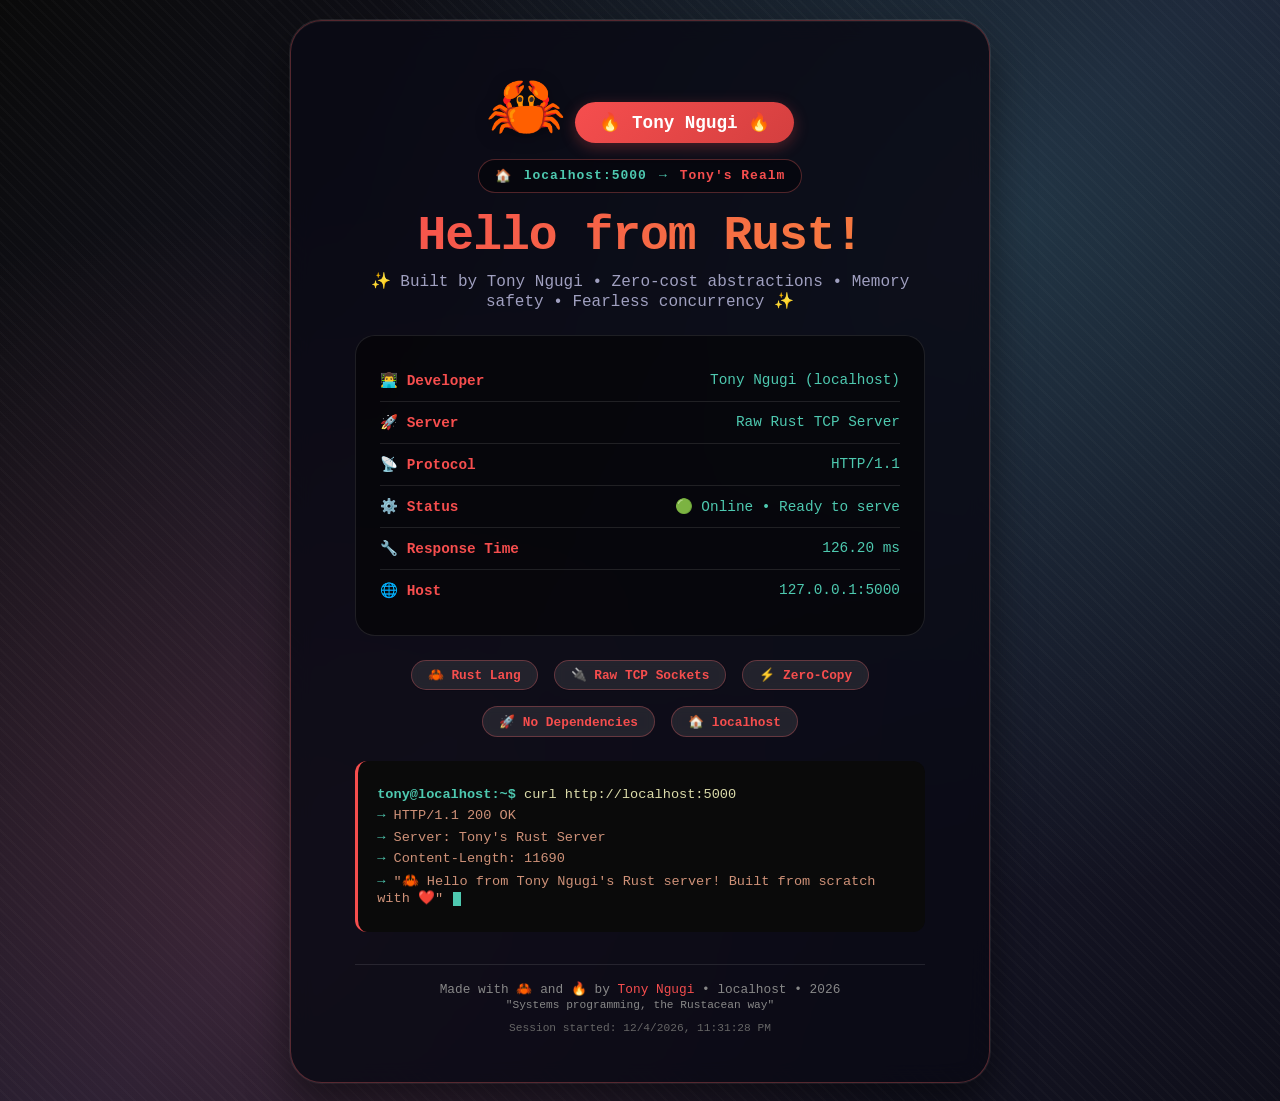
<file: response.html>
<!DOCTYPE html>
<html lang="en">
  <head>
    <meta charset="utf-8">
    <meta name="viewport" content="width=device-width, initial-scale=1.0">
    <title>🦀 localhost | Tony Ngugi's Rust Server</title>
    <style>
      * {
        margin: 0;
        padding: 0;
        box-sizing: border-box;
      }

      body {
        min-height: 100vh;
        background: linear-gradient(135deg, #0a0a0a 0%, #1a1a2e 50%, #0f0f1a 100%);
        font-family: 'Segoe UI', 'Fira Code', 'Cascadia Code', monospace;
        display: flex;
        justify-content: center;
        align-items: center;
        position: relative;
        overflow-x: hidden;
      }

      /* Animated background particles */
      body::before {
        content: '';
        position: absolute;
        width: 100%;
        height: 100%;
        background-image: 
          radial-gradient(circle at 20% 80%, rgba(255, 107, 107, 0.15) 0%, transparent 50%),
          radial-gradient(circle at 80% 20%, rgba(78, 205, 196, 0.15) 0%, transparent 50%),
          repeating-linear-gradient(45deg, rgba(255,255,255,0.02) 0px, rgba(255,255,255,0.02) 2px, transparent 2px, transparent 8px);
        pointer-events: none;
        animation: float 20s ease-in-out infinite;
      }

      @keyframes float {
        0%, 100% { transform: translate(0, 0) rotate(0deg); }
        33% { transform: translate(2%, 1%) rotate(1deg); }
        66% { transform: translate(-1%, 2%) rotate(-1deg); }
      }

      .container {
        position: relative;
        z-index: 10;
        background: rgba(10, 10, 20, 0.85);
        backdrop-filter: blur(10px);
        border-radius: 32px;
        padding: 3rem 4rem;
        box-shadow: 
          0 20px 40px rgba(0, 0, 0, 0.5),
          0 0 0 1px rgba(255, 255, 255, 0.1),
          inset 0 1px 0 rgba(255, 255, 255, 0.05);
        transform: translateY(0);
        animation: slideUp 0.6s ease-out;
        text-align: center;
        max-width: 700px;
        margin: 20px;
        border: 1px solid rgba(255, 107, 107, 0.3);
      }

      @keyframes slideUp {
        from {
          opacity: 0;
          transform: translateY(30px);
        }
        to {
          opacity: 1;
          transform: translateY(0);
        }
      }

      .rust-icon {
        font-size: 4rem;
        display: inline-block;
        animation: spin 8s linear infinite;
        filter: drop-shadow(0 4px 8px rgba(0,0,0,0.3));
      }

      @keyframes spin {
        from { transform: rotate(0deg); }
        to { transform: rotate(360deg); }
      }

      h1 {
        font-size: 3rem;
        background: linear-gradient(135deg, #f64e4e 0%, #f7b42c 100%);
        -webkit-background-clip: text;
        background-clip: text;
        color: transparent;
        margin: 0.5rem 0;
        font-weight: 800;
        letter-spacing: -1px;
        animation: gradientShift 3s ease infinite;
        background-size: 200% 200%;
      }

      @keyframes gradientShift {
        0%, 100% { background-position: 0% 50%; }
        50% { background-position: 100% 50%; }
      }

      .owner-badge {
        background: linear-gradient(135deg, #f64e4e 0%, #d43f3f 100%);
        color: white;
        display: inline-flex;
        align-items: center;
        gap: 10px;
        padding: 0.6rem 1.5rem;
        border-radius: 60px;
        font-size: 1.1rem;
        font-weight: 700;
        margin-bottom: 1rem;
        box-shadow: 0 4px 15px rgba(246, 78, 78, 0.3);
        transition: all 0.3s ease;
      }

      .owner-badge:hover {
        transform: scale(1.05);
        box-shadow: 0 6px 20px rgba(246, 78, 78, 0.5);
      }

      .subtitle {
        font-size: 1rem;
        color: #a0a0c0;
        margin-bottom: 1.5rem;
        font-family: monospace;
      }

      .localhost-header {
        display: flex;
        align-items: center;
        justify-content: center;
        gap: 12px;
        background: rgba(0, 0, 0, 0.4);
        padding: 0.5rem 1rem;
        border-radius: 40px;
        width: fit-content;
        margin: 0 auto 1rem auto;
        border: 1px solid rgba(255, 107, 107, 0.3);
      }

      .localhost-header span {
        color: #4ec9b0;
        font-family: monospace;
        font-weight: bold;
        letter-spacing: 1px;
      }

      .info-panel {
        background: rgba(0, 0, 0, 0.5);
        border-radius: 20px;
        padding: 1.5rem;
        margin: 1.5rem 0;
        text-align: left;
        border: 1px solid rgba(255, 255, 255, 0.1);
      }

      .info-item {
        display: flex;
        justify-content: space-between;
        padding: 0.75rem 0;
        font-family: monospace;
        font-size: 0.9rem;
        border-bottom: 1px solid rgba(255, 255, 255, 0.1);
      }

      .info-item:last-child {
        border-bottom: none;
      }

      .info-label {
        font-weight: 700;
        color: #f64e4e;
      }

      .info-value {
        color: #4ec9b0;
      }

      .terminal {
        background: #0a0a0a;
        border-radius: 12px;
        padding: 1.2rem;
        margin-top: 1.5rem;
        text-align: left;
        font-family: 'Fira Code', monospace;
        font-size: 0.85rem;
        overflow-x: auto;
        border-left: 3px solid #f64e4e;
      }

      .terminal-line {
        color: #c0c0c0;
        margin: 0.4rem 0;
      }

      .terminal-line .prompt {
        color: #4ec9b0;
        font-weight: bold;
      }

      .terminal-line .command {
        color: #dcdcaa;
      }

      .terminal-line .output {
        color: #ce9178;
      }

      .cursor {
        display: inline-block;
        width: 8px;
        height: 14px;
        background: #4ec9b0;
        vertical-align: middle;
        animation: blink 1s step-end infinite;
        margin-left: 2px;
      }

      @keyframes blink {
        0%, 100% { opacity: 1; }
        50% { opacity: 0; }
      }

      .tech-stack {
        display: flex;
        gap: 1rem;
        justify-content: center;
        margin: 1.5rem 0;
        flex-wrap: wrap;
      }

      .tech {
        background: rgba(255, 255, 255, 0.1);
        backdrop-filter: blur(5px);
        padding: 0.4rem 1rem;
        border-radius: 20px;
        font-size: 0.8rem;
        font-weight: 600;
        color: #f64e4e;
        transition: all 0.2s ease;
        border: 1px solid rgba(255, 107, 107, 0.3);
      }

      .tech:hover {
        transform: translateY(-2px);
        background: rgba(246, 78, 78, 0.2);
        border-color: #f64e4e;
      }

      .signature {
        margin-top: 2rem;
        padding-top: 1rem;
        border-top: 1px solid rgba(255, 255, 255, 0.1);
        font-size: 0.8rem;
        color: #888;
        font-family: monospace;
      }

      .signature a {
        color: #f64e4e;
        text-decoration: none;
        transition: color 0.2s;
      }

      .signature a:hover {
        color: #ff8888;
        text-decoration: underline;
      }

      @media (max-width: 600px) {
        .container {
          padding: 2rem;
          margin: 15px;
        }
        h1 {
          font-size: 2rem;
        }
        .rust-icon {
          font-size: 3rem;
        }
        .owner-badge {
          font-size: 0.9rem;
          padding: 0.4rem 1rem;
        }
      }
    </style>
  </head>
  <body>
    <div class="container">
      <div class="rust-icon">🦀</div>
      
      <div class="owner-badge">
        🔥 Tony Ngugi 🔥
      </div>
      
      <div class="localhost-header">
        <span>🏠</span>
        <span>localhost:5000</span>
        <span>→</span>
        <span style="color: #f64e4e;">Tony's Realm</span>
      </div>
      
      <h1>Hello from Rust!</h1>
      <div class="subtitle">
        ✨ Built by Tony Ngugi • Zero-cost abstractions • Memory safety • Fearless concurrency ✨
      </div>
      
      <div class="info-panel">
        <div class="info-item">
          <span class="info-label">👨‍💻 Developer</span>
          <span class="info-value">Tony Ngugi (localhost)</span>
        </div>
        <div class="info-item">
          <span class="info-label">🚀 Server</span>
          <span class="info-value">Raw Rust TCP Server</span>
        </div>
        <div class="info-item">
          <span class="info-label">📡 Protocol</span>
          <span class="info-value">HTTP/1.1</span>
        </div>
        <div class="info-item">
          <span class="info-label">⚙️ Status</span>
          <span class="info-value">🟢 Online • Ready to serve</span>
        </div>
        <div class="info-item">
          <span class="info-label">🔧 Response Time</span>
          <span class="info-value" id="responseTime">Calculating...</span>
        </div>
        <div class="info-item">
          <span class="info-label">🌐 Host</span>
          <span class="info-value">127.0.0.1:5000</span>
        </div>
      </div>

      <div class="tech-stack">
        <span class="tech">🦀 Rust Lang</span>
        <span class="tech">🔌 Raw TCP Sockets</span>
        <span class="tech">⚡ Zero-Copy</span>
        <span class="tech">🚀 No Dependencies</span>
        <span class="tech">🏠 localhost</span>
      </div>

      <div class="terminal">
        <div class="terminal-line">
          <span class="prompt">tony@localhost:~$</span> <span class="command">curl http://localhost:5000</span>
        </div>
        <div class="terminal-line">
          <span class="prompt">→</span> <span class="output">HTTP/1.1 200 OK</span>
        </div>
        <div class="terminal-line">
          <span class="prompt">→</span> <span class="output">Server: Tony's Rust Server</span>
        </div>
        <div class="terminal-line">
          <span class="prompt">→</span> <span class="output">Content-Length: <span id="contentLength"></span></span>
        </div>
        <div class="terminal-line">
          <span class="prompt">→</span> 
          <span class="output">"🦀 Hello from Tony Ngugi's Rust server! Built from scratch with ❤️"</span>
          <span class="cursor"></span>
        </div>
      </div>

      <div class="signature">
        <span>Made with 🦀 and 🔥 by </span>
        <a href="#" onclick="return false;">Tony Ngugi</a>
        <span> • localhost • 2026</span>
        <br>
        <span style="font-size: 0.7rem;">"Systems programming, the Rustacean way"</span>
      </div>
    </div>

    <script>
      // Dynamic content length display
      const contentLength = new TextEncoder().encode(document.documentElement.outerHTML).length;
      document.getElementById('contentLength').textContent = contentLength;
      
      // Simulate response time measurement
      const startTime = performance.now();
      window.addEventListener('load', () => {
        const endTime = performance.now();
        const responseTime = (endTime - startTime).toFixed(2);
        document.getElementById('responseTime').textContent = `${responseTime} ms`;
      });
      
      // Console flair for Tony
      console.log("%c🔥 TONY NGUGI's RUST SERVER 🔥", "color: #f64e4e; font-size: 18px; font-weight: bold;");
      console.log("%c🦀 Running on localhost:5000", "color: #4ec9b0; font-size: 14px;");
      console.log("%c👨‍💻 Built from scratch with zero dependencies", "color: #f7b42c; font-size: 12px;");
      
      // Add dynamic date
      const dateElement = document.createElement('div');
      dateElement.style.marginTop = '10px';
      dateElement.style.fontSize = '0.7rem';
      dateElement.style.color = '#666';
      dateElement.innerHTML = `Session started: ${new Date().toLocaleString()}`;
      document.querySelector('.signature').appendChild(dateElement);
    </script>
  </body>
</html>
</file>
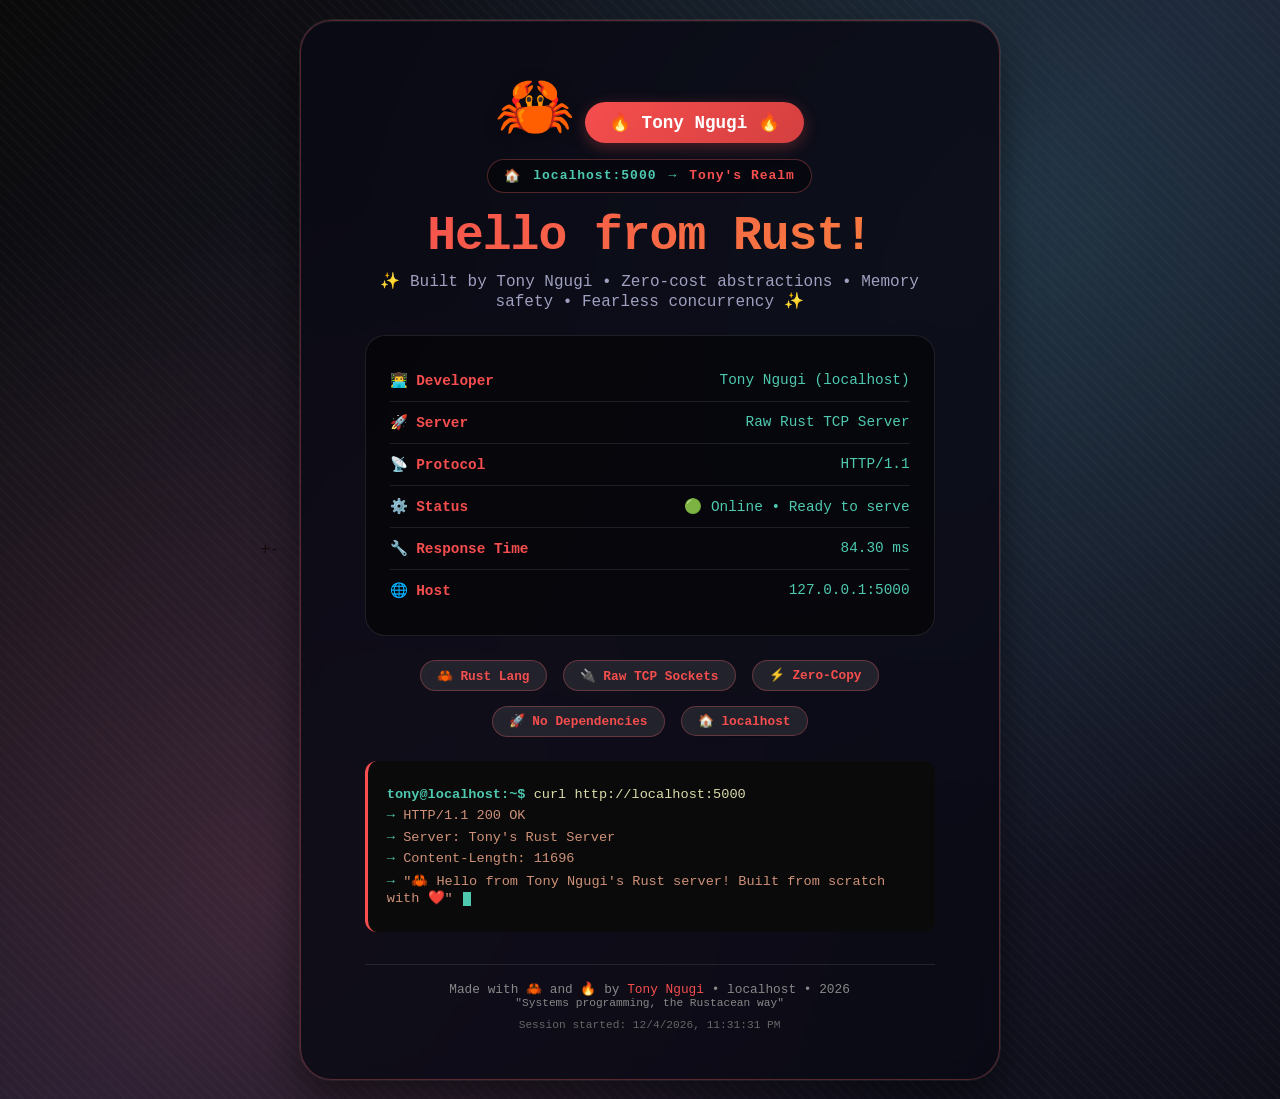
<file: src/reponse.html>
+-<!DOCTYPE html>
<html lang="en">
  <head>
    <meta charset="utf-8">
    <meta name="viewport" content="width=device-width, initial-scale=1.0">
    <title>🦀 localhost | Tony Ngugi's Rust Server</title>
    <style>
      * {
        margin: 0;
        padding: 0;
        box-sizing: border-box;
      }

      body {
        min-height: 100vh;
        background: linear-gradient(135deg, #0a0a0a 0%, #1a1a2e 50%, #0f0f1a 100%);
        font-family: 'Segoe UI', 'Fira Code', 'Cascadia Code', monospace;
        display: flex;
        justify-content: center;
        align-items: center;
        position: relative;
        overflow-x: hidden;
      }

      /* Animated background particles */
      body::before {
        content: '';
        position: absolute;
        width: 100%;
        height: 100%;
        background-image: 
          radial-gradient(circle at 20% 80%, rgba(255, 107, 107, 0.15) 0%, transparent 50%),
          radial-gradient(circle at 80% 20%, rgba(78, 205, 196, 0.15) 0%, transparent 50%),
          repeating-linear-gradient(45deg, rgba(255,255,255,0.02) 0px, rgba(255,255,255,0.02) 2px, transparent 2px, transparent 8px);
        pointer-events: none;
        animation: float 20s ease-in-out infinite;
      }

      @keyframes float {
        0%, 100% { transform: translate(0, 0) rotate(0deg); }
        33% { transform: translate(2%, 1%) rotate(1deg); }
        66% { transform: translate(-1%, 2%) rotate(-1deg); }
      }

      .container {
        position: relative;
        z-index: 10;
        background: rgba(10, 10, 20, 0.85);
        backdrop-filter: blur(10px);
        border-radius: 32px;
        padding: 3rem 4rem;
        box-shadow: 
          0 20px 40px rgba(0, 0, 0, 0.5),
          0 0 0 1px rgba(255, 255, 255, 0.1),
          inset 0 1px 0 rgba(255, 255, 255, 0.05);
        transform: translateY(0);
        animation: slideUp 0.6s ease-out;
        text-align: center;
        max-width: 700px;
        margin: 20px;
        border: 1px solid rgba(255, 107, 107, 0.3);
      }

      @keyframes slideUp {
        from {
          opacity: 0;
          transform: translateY(30px);
        }
        to {
          opacity: 1;
          transform: translateY(0);
        }
      }

      .rust-icon {
        font-size: 4rem;
        display: inline-block;
        animation: spin 8s linear infinite;
        filter: drop-shadow(0 4px 8px rgba(0,0,0,0.3));
      }

      @keyframes spin {
        from { transform: rotate(0deg); }
        to { transform: rotate(360deg); }
      }

      h1 {
        font-size: 3rem;
        background: linear-gradient(135deg, #f64e4e 0%, #f7b42c 100%);
        -webkit-background-clip: text;
        background-clip: text;
        color: transparent;
        margin: 0.5rem 0;
        font-weight: 800;
        letter-spacing: -1px;
        animation: gradientShift 3s ease infinite;
        background-size: 200% 200%;
      }

      @keyframes gradientShift {
        0%, 100% { background-position: 0% 50%; }
        50% { background-position: 100% 50%; }
      }

      .owner-badge {
        background: linear-gradient(135deg, #f64e4e 0%, #d43f3f 100%);
        color: white;
        display: inline-flex;
        align-items: center;
        gap: 10px;
        padding: 0.6rem 1.5rem;
        border-radius: 60px;
        font-size: 1.1rem;
        font-weight: 700;
        margin-bottom: 1rem;
        box-shadow: 0 4px 15px rgba(246, 78, 78, 0.3);
        transition: all 0.3s ease;
      }

      .owner-badge:hover {
        transform: scale(1.05);
        box-shadow: 0 6px 20px rgba(246, 78, 78, 0.5);
      }

      .subtitle {
        font-size: 1rem;
        color: #a0a0c0;
        margin-bottom: 1.5rem;
        font-family: monospace;
      }

      .localhost-header {
        display: flex;
        align-items: center;
        justify-content: center;
        gap: 12px;
        background: rgba(0, 0, 0, 0.4);
        padding: 0.5rem 1rem;
        border-radius: 40px;
        width: fit-content;
        margin: 0 auto 1rem auto;
        border: 1px solid rgba(255, 107, 107, 0.3);
      }

      .localhost-header span {
        color: #4ec9b0;
        font-family: monospace;
        font-weight: bold;
        letter-spacing: 1px;
      }

      .info-panel {
        background: rgba(0, 0, 0, 0.5);
        border-radius: 20px;
        padding: 1.5rem;
        margin: 1.5rem 0;
        text-align: left;
        border: 1px solid rgba(255, 255, 255, 0.1);
      }

      .info-item {
        display: flex;
        justify-content: space-between;
        padding: 0.75rem 0;
        font-family: monospace;
        font-size: 0.9rem;
        border-bottom: 1px solid rgba(255, 255, 255, 0.1);
      }

      .info-item:last-child {
        border-bottom: none;
      }

      .info-label {
        font-weight: 700;
        color: #f64e4e;
      }

      .info-value {
        color: #4ec9b0;
      }

      .terminal {
        background: #0a0a0a;
        border-radius: 12px;
        padding: 1.2rem;
        margin-top: 1.5rem;
        text-align: left;
        font-family: 'Fira Code', monospace;
        font-size: 0.85rem;
        overflow-x: auto;
        border-left: 3px solid #f64e4e;
      }

      .terminal-line {
        color: #c0c0c0;
        margin: 0.4rem 0;
      }

      .terminal-line .prompt {
        color: #4ec9b0;
        font-weight: bold;
      }

      .terminal-line .command {
        color: #dcdcaa;
      }

      .terminal-line .output {
        color: #ce9178;
      }

      .cursor {
        display: inline-block;
        width: 8px;
        height: 14px;
        background: #4ec9b0;
        vertical-align: middle;
        animation: blink 1s step-end infinite;
        margin-left: 2px;
      }

      @keyframes blink {
        0%, 100% { opacity: 1; }
        50% { opacity: 0; }
      }

      .tech-stack {
        display: flex;
        gap: 1rem;
        justify-content: center;
        margin: 1.5rem 0;
        flex-wrap: wrap;
      }

      .tech {
        background: rgba(255, 255, 255, 0.1);
        backdrop-filter: blur(5px);
        padding: 0.4rem 1rem;
        border-radius: 20px;
        font-size: 0.8rem;
        font-weight: 600;
        color: #f64e4e;
        transition: all 0.2s ease;
        border: 1px solid rgba(255, 107, 107, 0.3);
      }

      .tech:hover {
        transform: translateY(-2px);
        background: rgba(246, 78, 78, 0.2);
        border-color: #f64e4e;
      }

      .signature {
        margin-top: 2rem;
        padding-top: 1rem;
        border-top: 1px solid rgba(255, 255, 255, 0.1);
        font-size: 0.8rem;
        color: #888;
        font-family: monospace;
      }

      .signature a {
        color: #f64e4e;
        text-decoration: none;
        transition: color 0.2s;
      }

      .signature a:hover {
        color: #ff8888;
        text-decoration: underline;
      }

      @media (max-width: 600px) {
        .container {
          padding: 2rem;
          margin: 15px;
        }
        h1 {
          font-size: 2rem;
        }
        .rust-icon {
          font-size: 3rem;
        }
        .owner-badge {
          font-size: 0.9rem;
          padding: 0.4rem 1rem;
        }
      }
    </style>
  </head>
  <body>
    <div class="container">
      <div class="rust-icon">🦀</div>
      
      <div class="owner-badge">
        🔥 Tony Ngugi 🔥
      </div>
      
      <div class="localhost-header">
        <span>🏠</span>
        <span>localhost:5000</span>
        <span>→</span>
        <span style="color: #f64e4e;">Tony's Realm</span>
      </div>
      
      <h1>Hello from Rust!</h1>
      <div class="subtitle">
        ✨ Built by Tony Ngugi • Zero-cost abstractions • Memory safety • Fearless concurrency ✨
      </div>
      
      <div class="info-panel">
        <div class="info-item">
          <span class="info-label">👨‍💻 Developer</span>
          <span class="info-value">Tony Ngugi (localhost)</span>
        </div>
        <div class="info-item">
          <span class="info-label">🚀 Server</span>
          <span class="info-value">Raw Rust TCP Server</span>
        </div>
        <div class="info-item">
          <span class="info-label">📡 Protocol</span>
          <span class="info-value">HTTP/1.1</span>
        </div>
        <div class="info-item">
          <span class="info-label">⚙️ Status</span>
          <span class="info-value">🟢 Online • Ready to serve</span>
        </div>
        <div class="info-item">
          <span class="info-label">🔧 Response Time</span>
          <span class="info-value" id="responseTime">Calculating...</span>
        </div>
        <div class="info-item">
          <span class="info-label">🌐 Host</span>
          <span class="info-value">127.0.0.1:5000</span>
        </div>
      </div>

      <div class="tech-stack">
        <span class="tech">🦀 Rust Lang</span>
        <span class="tech">🔌 Raw TCP Sockets</span>
        <span class="tech">⚡ Zero-Copy</span>
        <span class="tech">🚀 No Dependencies</span>
        <span class="tech">🏠 localhost</span>
      </div>

      <div class="terminal">
        <div class="terminal-line">
          <span class="prompt">tony@localhost:~$</span> <span class="command">curl http://localhost:5000</span>
        </div>
        <div class="terminal-line">
          <span class="prompt">→</span> <span class="output">HTTP/1.1 200 OK</span>
        </div>
        <div class="terminal-line">
          <span class="prompt">→</span> <span class="output">Server: Tony's Rust Server</span>
        </div>
        <div class="terminal-line">
          <span class="prompt">→</span> <span class="output">Content-Length: <span id="contentLength"></span></span>
        </div>
        <div class="terminal-line">
          <span class="prompt">→</span> 
          <span class="output">"🦀 Hello from Tony Ngugi's Rust server! Built from scratch with ❤️"</span>
          <span class="cursor"></span>
        </div>
      </div>

      <div class="signature">
        <span>Made with 🦀 and 🔥 by </span>
        <a href="#" onclick="return false;">Tony Ngugi</a>
        <span> • localhost • 2026</span>
        <br>
        <span style="font-size: 0.7rem;">"Systems programming, the Rustacean way"</span>
      </div>
    </div>

    <script>
      // Dynamic content length display
      const contentLength = new TextEncoder().encode(document.documentElement.outerHTML).length;
      document.getElementById('contentLength').textContent = contentLength;
      
      // Simulate response time measurement
      const startTime = performance.now();
      window.addEventListener('load', () => {
        const endTime = performance.now();
        const responseTime = (endTime - startTime).toFixed(2);
        document.getElementById('responseTime').textContent = `${responseTime} ms`;
      });
      
      // Console flair for Tony
      console.log("%c🔥 TONY NGUGI's RUST SERVER 🔥", "color: #f64e4e; font-size: 18px; font-weight: bold;");
      console.log("%c🦀 Running on localhost:5000", "color: #4ec9b0; font-size: 14px;");
      console.log("%c👨‍💻 Built from scratch with zero dependencies", "color: #f7b42c; font-size: 12px;");
      
      // Add dynamic date
      const dateElement = document.createElement('div');
      dateElement.style.marginTop = '10px';
      dateElement.style.fontSize = '0.7rem';
      dateElement.style.color = '#666';
      dateElement.innerHTML = `Session started: ${new Date().toLocaleString()}`;
      document.querySelector('.signature').appendChild(dateElement);
    </script>
  </body>
</html>
</file>
